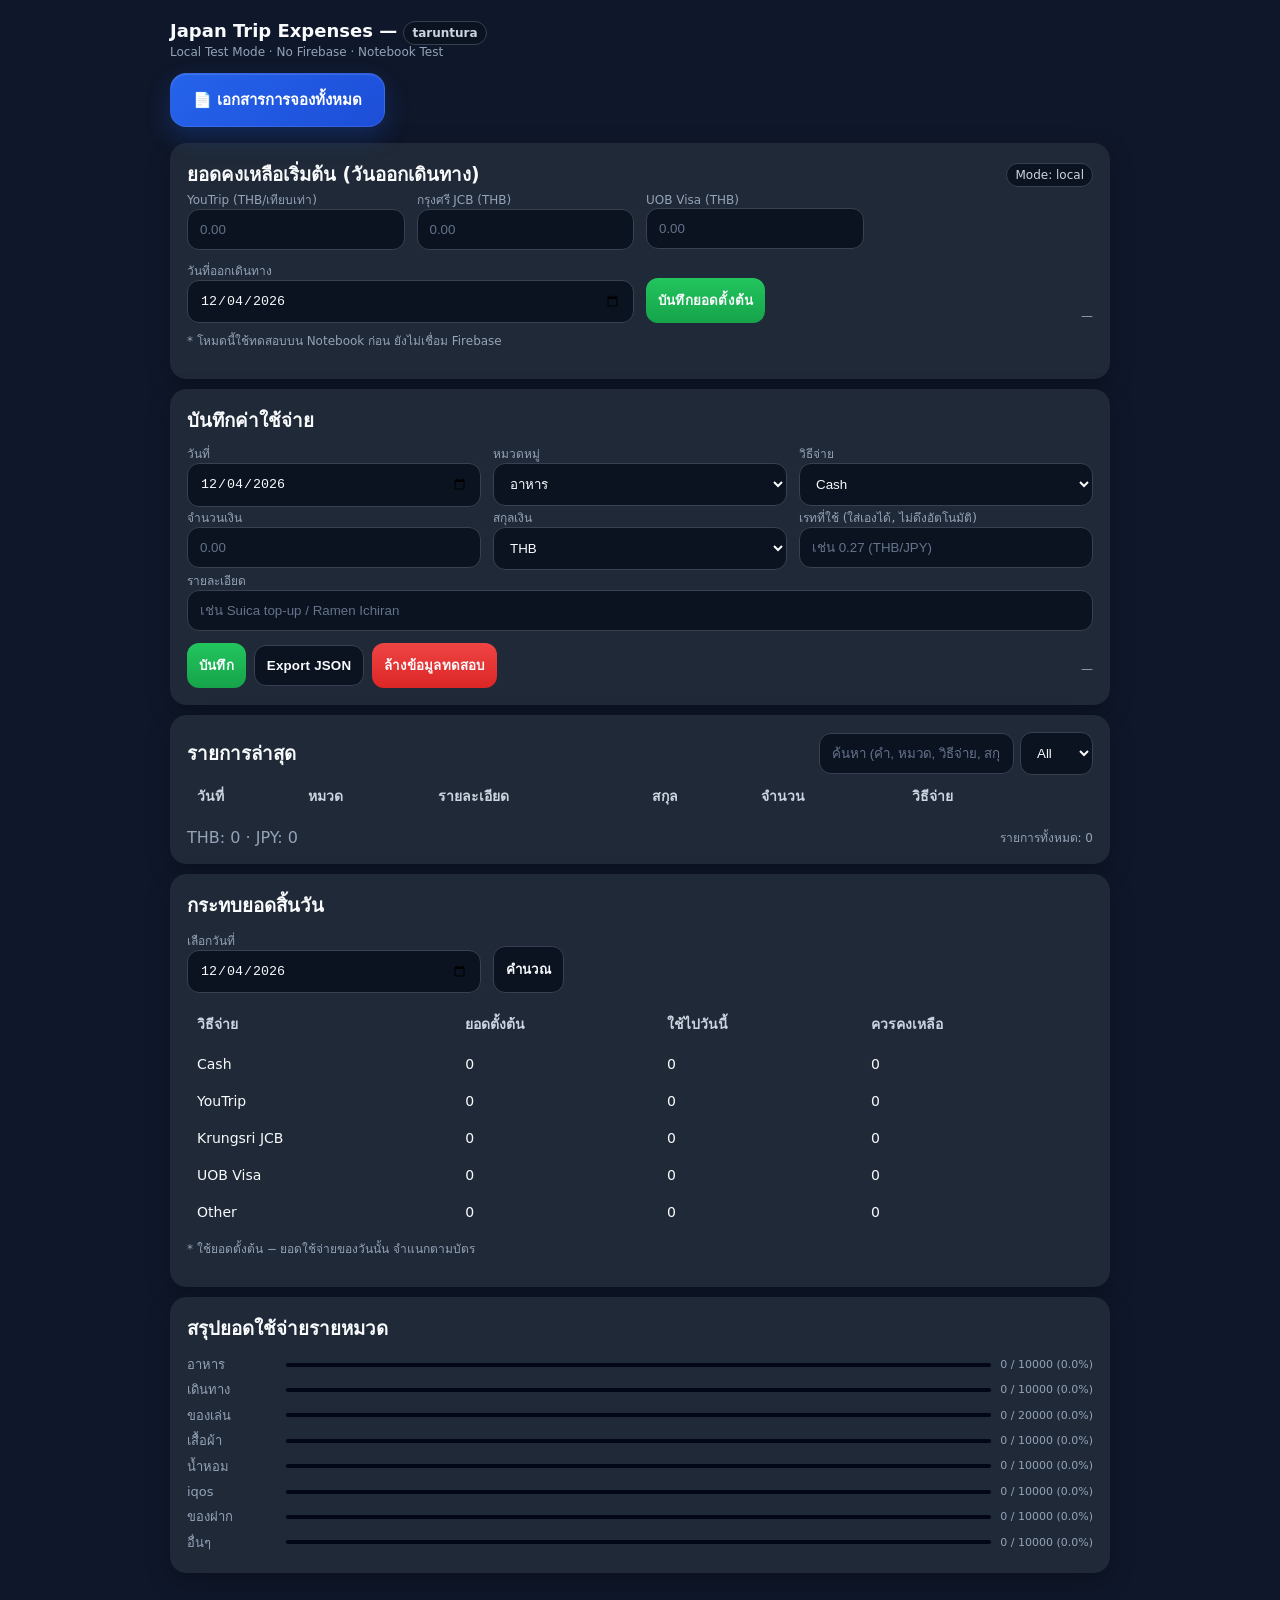
<file: index.html>
<!DOCTYPE html>
<html lang="th">
<head>
  <meta charset="UTF-8" />
  <meta name="viewport" content="width=device-width, initial-scale=1" />
  <title>Japan Trip Expenses — Local Test</title>
  <link rel="stylesheet" href="style.css">
</head>

<body>
  <div class="container">

    <header>
      <div>
        <div class="brand">
          Japan Trip Expenses — <span class="pill">taruntura</span>
        </div>

        <div class="badge">
          Local Test Mode · No Firebase · Notebook Test
        </div>

        <div class="top-menu">
          <a href="booking.html" class="doc-main-btn">
            📄 เอกสารการจองทั้งหมด
          </a>
        </div>
      </div>
    </header>

    <!-- STARTING BALANCES -->
    <section id="balanceCard" class="card">
      <div class="row">
        <h3 style="margin:0">ยอดคงเหลือเริ่มต้น (วันออกเดินทาง)</h3>
        <span id="syncBadge" class="pill right">Mode: local</span>
      </div>

      <div class="grid cols-4">
        <div>
          <label>YouTrip (THB/เทียบเท่า)</label>
          <input type="number" id="balYouTrip" step="0.01" placeholder="0.00" class="num" />
        </div>

        <div>
          <label>กรุงศรี JCB (THB)</label>
          <input type="number" id="balKrungrsiJCB" step="0.01" placeholder="0.00" class="num" />
        </div>

        <div>
          <label>UOB Visa (THB)</label>
          <input type="number" id="balUOBVisa" step="0.01" placeholder="0.00" class="num" />
        </div>
      </div>

      <div class="grid cols-2" style="margin-top:10px">
        <div>
          <label>วันที่ออกเดินทาง</label>
          <input type="date" id="tripStartDate" />
        </div>

        <div class="row" style="align-items:flex-end">
          <button id="btnSaveBalances" class="btn" style="width:auto">
            บันทึกยอดตั้งต้น
          </button>
          <span id="balanceSaved" class="footer right">—</span>
        </div>
      </div>

      <p class="footer">
        * โหมดนี้ใช้ทดสอบบน Notebook ก่อน ยังไม่เชื่อม Firebase
      </p>
    </section>

    <!-- ENTRY FORM -->
    <section id="entryCard" class="card">
      <h3 style="margin:0 0 8px">บันทึกค่าใช้จ่าย</h3>

      <div class="grid cols-3">
        <div>
          <label>วันที่</label>
          <input type="date" id="date" />
        </div>

        <div>
          <label>หมวดหมู่</label>
          <select id="category">
            <option>อาหาร</option>
            <option>เดินทาง</option>
            <option>ของเล่น</option>
            <option>เสื้อผ้า</option>
            <option>น้ำหอม</option>
            <option>iqos</option>
            <option>ของฝาก</option>
            <option>อื่นๆ</option>
          </select>
        </div>

        <div>
          <label>วิธีจ่าย</label>
          <select id="method">
            <option>Cash</option>
            <option>YouTrip</option>
            <option>Krungsri JCB</option>
            <option>UOB Visa</option>
            <option>Other</option>
          </select>
        </div>
      </div>

      <div class="grid cols-3">
        <div>
          <label>จำนวนเงิน</label>
          <input type="number" id="amount" step="0.01" placeholder="0.00" class="num" />
        </div>

        <div>
          <label>สกุลเงิน</label>
          <select id="currency">
            <option value="THB">THB</option>
            <option value="JPY">JPY</option>
          </select>
        </div>

        <div>
          <label>เรทที่ใช้ (ใส่เองได้, ไม่ดึงอัตโนมัติ)</label>
          <input type="number" id="rate" step="0.0001" placeholder="เช่น 0.27 (THB/JPY)" class="num" />
        </div>
      </div>

      <div>
        <label>รายละเอียด</label>
        <input type="text" id="note" placeholder="เช่น Suica top-up / Ramen Ichiran" />
      </div>

      <div class="row" style="margin-top:12px">
        <button id="btnAdd" class="btn" style="width:auto">บันทึก</button>
        <button id="btnExport" class="btn secondary" style="width:auto">Export JSON</button>
        <button id="btnClearAll" class="btn danger" style="width:auto">ล้างข้อมูลทดสอบ</button>
        <span id="lastSaved" class="footer right">—</span>
      </div>
    </section>

    <!-- LIST -->
    <section id="listCard" class="card">
      <div class="row">
        <h3 style="margin:0">รายการล่าสุด</h3>

        <div class="row right" style="gap:6px">
          <input id="search" placeholder="ค้นหา (คำ, หมวด, วิธีจ่าย, สกุล)" />
          <select id="filterCurrency" style="width:auto">
            <option value="">All</option>
            <option>THB</option>
            <option>JPY</option>
          </select>
        </div>
      </div>

      <table>
        <thead>
          <tr>
            <th>วันที่</th>
            <th>หมวด</th>
            <th>รายละเอียด</th>
            <th>สกุล</th>
            <th>จำนวน</th>
            <th>วิธีจ่าย</th>
            <th></th>
          </tr>
        </thead>
        <tbody id="tbody"></tbody>
      </table>

      <div class="row" style="margin-top:10px">
        <div id="totals" class="muted">THB: 0.00 · JPY: 0</div>
        <div class="right status muted" id="liveStatus">—</div>
      </div>
    </section>

    <!-- DAILY RECONCILE -->
    <section id="reconcileCard" class="card">
      <h3 style="margin:0 0 10px">กระทบยอดสิ้นวัน</h3>

      <div class="grid cols-3">
        <div>
          <label>เลือกวันที่</label>
          <input type="date" id="reconcileDate" />
        </div>

        <div class="row" style="align-items:flex-end">
          <button id="btnRecalc" class="btn secondary" style="width:auto">คำนวณ</button>
        </div>
      </div>

      <div id="reconcileTable" style="margin-top:10px"></div>

      <p class="footer">
        * ใช้ยอดตั้งต้น − ยอดใช้จ่ายของวันนั้น จำแนกตามบัตร
      </p>
    </section>

    <!-- CATEGORY NUMERIC SUMMARY -->
    <section class="card">
      <h3 style="margin:0 0 10px">สรุปยอดใช้จ่ายรายหมวด</h3>
      <div id="categorySummary" class="footer" style="line-height:1.8"></div>
    </section>

  </div>

  <script src="app.js"></script>
</body>
</html>
</file>
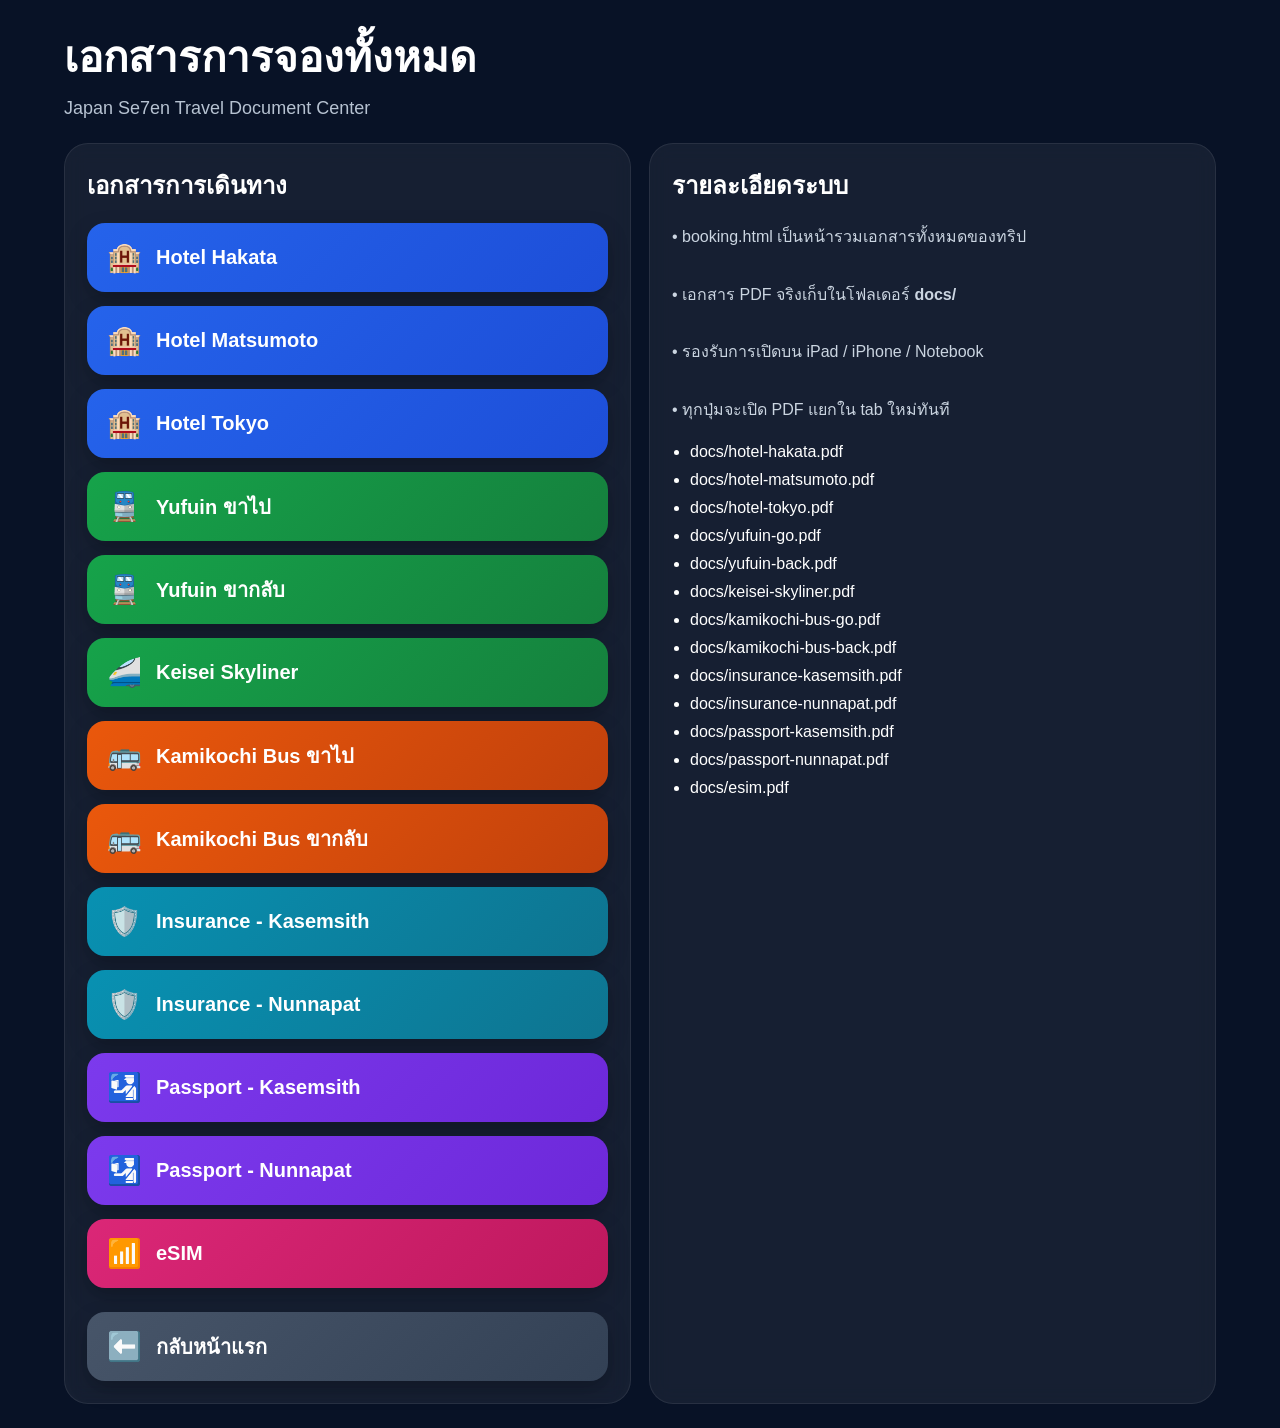
<file: booking.html>
<!DOCTYPE html>
<html lang="th">
<head>
  <meta charset="UTF-8" />
  <meta name="viewport" content="width=device-width, initial-scale=1.0" />

  <title>เอกสารการจองทั้งหมด</title>

  <style>
    *{
      margin:0;
      padding:0;
      box-sizing:border-box;
    }

    body{
      font-family:-apple-system,BlinkMacSystemFont,"Segoe UI",sans-serif;
      background:#081226;
      color:#ffffff;
      min-height:100vh;
    }

    .container{
      padding:24px;
      max-width:1200px;
      margin:auto;
    }

    .header{
      margin-bottom:24px;
    }

    .title{
      font-size:42px;
      font-weight:700;
      margin-bottom:8px;
    }

    .subtitle{
      color:#b6c2d1;
      font-size:18px;
    }

    .grid{
      display:grid;
      grid-template-columns:repeat(auto-fit,minmax(300px,1fr));
      gap:18px;
    }

    .card{
      background:rgba(255,255,255,0.06);
      border:1px solid rgba(255,255,255,0.08);
      border-radius:24px;
      padding:22px;
      backdrop-filter:blur(10px);
    }

    .section-title{
      font-size:24px;
      font-weight:700;
      margin-bottom:18px;
    }

    .button-group{
      display:flex;
      flex-direction:column;
      gap:14px;
    }

    .doc-btn{
      display:flex;
      align-items:center;
      gap:14px;
      padding:18px 20px;
      border-radius:18px;
      text-decoration:none;
      color:#ffffff;
      font-size:20px;
      font-weight:600;
      transition:0.2s;
      box-shadow:0 8px 20px rgba(0,0,0,0.25);
    }

    .doc-btn:active{
      transform:scale(0.98);
    }

    .hotel{
      background:linear-gradient(135deg,#2563eb,#1d4ed8);
    }

    .train{
      background:linear-gradient(135deg,#16a34a,#15803d);
    }

    .bus{
      background:linear-gradient(135deg,#ea580c,#c2410c);
    }

    .passport{
      background:linear-gradient(135deg,#7c3aed,#6d28d9);
    }

    .insurance{
      background:linear-gradient(135deg,#0891b2,#0e7490);
    }

    .esim{
      background:linear-gradient(135deg,#db2777,#be185d);
    }

    .back{
      background:linear-gradient(135deg,#475569,#334155);
      margin-top:10px;
    }

    .emoji{
      font-size:28px;
    }

    .info{
      color:#cbd5e1;
      line-height:1.8;
      font-size:16px;
    }

    .file-list{
      margin-top:18px;
      padding-left:18px;
      color:#ffffff;
    }

    .file-list li{
      margin-bottom:10px;
    }

    @media(max-width:768px){

      .title{
        font-size:34px;
      }

      .doc-btn{
        font-size:18px;
        padding:16px;
      }

    }

  </style>
</head>

<body>

  <div class="container">

    <div class="header">
      <div class="title">เอกสารการจองทั้งหมด</div>
      <div class="subtitle">
        Japan Se7en Travel Document Center
      </div>
    </div>

    <div class="grid">

      <!-- LEFT -->
      <div class="card">

        <div class="section-title">
          เอกสารการเดินทาง
        </div>

        <div class="button-group">

          <!-- HOTEL -->

          <a class="doc-btn hotel"
             href="docs/hotel-hakata.pdf"
             target="_blank">

            <div class="emoji">🏨</div>
            <div>Hotel Hakata</div>

          </a>

          <a class="doc-btn hotel"
             href="docs/hotel-matsumoto.pdf"
             target="_blank">

            <div class="emoji">🏨</div>
            <div>Hotel Matsumoto</div>

          </a>

          <a class="doc-btn hotel"
             href="docs/hotel-tokyo.pdf"
             target="_blank">

            <div class="emoji">🏨</div>
            <div>Hotel Tokyo</div>

          </a>

          <!-- TRAIN -->

          <a class="doc-btn train"
             href="docs/yufuin-go.pdf"
             target="_blank">

            <div class="emoji">🚆</div>
            <div>Yufuin ขาไป</div>

          </a>

          <a class="doc-btn train"
             href="docs/yufuin-back.pdf"
             target="_blank">

            <div class="emoji">🚆</div>
            <div>Yufuin ขากลับ</div>

          </a>

          <a class="doc-btn train"
             href="docs/keisei-skyliner.pdf"
             target="_blank">

            <div class="emoji">🚄</div>
            <div>Keisei Skyliner</div>

          </a>

          <!-- BUS -->

          <a class="doc-btn bus"
             href="docs/kamikochi-bus-go.pdf"
             target="_blank">

            <div class="emoji">🚌</div>
            <div>Kamikochi Bus ขาไป</div>

          </a>

          <a class="doc-btn bus"
             href="docs/kamikochi-bus-back.pdf"
             target="_blank">

            <div class="emoji">🚌</div>
            <div>Kamikochi Bus ขากลับ</div>

          </a>

          <!-- INSURANCE -->

          <a class="doc-btn insurance"
             href="docs/insurance-kasemsith.pdf"
             target="_blank">

            <div class="emoji">🛡️</div>
            <div>Insurance - Kasemsith</div>

          </a>

          <a class="doc-btn insurance"
             href="docs/insurance-nunnapat.pdf"
             target="_blank">

            <div class="emoji">🛡️</div>
            <div>Insurance - Nunnapat</div>

          </a>

          <!-- PASSPORT -->

          <a class="doc-btn passport"
             href="docs/passport-kasemsith.pdf"
             target="_blank">

            <div class="emoji">🛂</div>
            <div>Passport - Kasemsith</div>

          </a>

          <a class="doc-btn passport"
             href="docs/passport-nunnapat.pdf"
             target="_blank">

            <div class="emoji">🛂</div>
            <div>Passport - Nunnapat</div>

          </a>

          <!-- ESIM -->

          <a class="doc-btn esim"
             href="docs/esim.pdf"
             target="_blank">

            <div class="emoji">📶</div>
            <div>eSIM</div>

          </a>

          <!-- BACK -->

          <a class="doc-btn back"
             href="index.html">

            <div class="emoji">⬅️</div>
            <div>กลับหน้าแรก</div>

          </a>

        </div>

      </div>

      <!-- RIGHT -->

      <div class="card">

        <div class="section-title">
          รายละเอียดระบบ
        </div>

        <div class="info">

          • booking.html เป็นหน้ารวมเอกสารทั้งหมดของทริป<br><br>

          • เอกสาร PDF จริงเก็บในโฟลเดอร์ <b>docs/</b><br><br>

          • รองรับการเปิดบน iPad / iPhone / Notebook<br><br>

          • ทุกปุ่มจะเปิด PDF แยกใน tab ใหม่ทันที

        </div>

        <ul class="file-list">

          <li>docs/hotel-hakata.pdf</li>
          <li>docs/hotel-matsumoto.pdf</li>
          <li>docs/hotel-tokyo.pdf</li>

          <li>docs/yufuin-go.pdf</li>
          <li>docs/yufuin-back.pdf</li>
          <li>docs/keisei-skyliner.pdf</li>

          <li>docs/kamikochi-bus-go.pdf</li>
          <li>docs/kamikochi-bus-back.pdf</li>

          <li>docs/insurance-kasemsith.pdf</li>
          <li>docs/insurance-nunnapat.pdf</li>

          <li>docs/passport-kasemsith.pdf</li>
          <li>docs/passport-nunnapat.pdf</li>

          <li>docs/esim.pdf</li>

        </ul>

      </div>

    </div>

  </div>

</body>
</html>
</file>
<file: style.css>
:root{
  --bg:#0f172a;
  --panel:#111827;
  --muted:#94a3b8;
  --text:#f8fafc;
  --accent:#22c55e;
  --danger:#ef4444;
  --card:#1f2937;
}

*{
  box-sizing:border-box;
}

body{
  margin:0;
  font-family:ui-sans-serif,system-ui,-apple-system,"Segoe UI",Roboto,"Helvetica Neue",Arial,"Noto Sans","Apple Color Emoji","Segoe UI Emoji";
  background:var(--bg);
  color:var(--text);
}

.container{
  max-width:980px;
  margin:0 auto;
  padding:20px;
}

header{
  display:flex;
  justify-content:space-between;
  align-items:center;
  gap:12px;
  margin-bottom:16px;
}

.brand{
  font-weight:700;
  font-size:18px;
}

.badge{
  font-size:12px;
  color:var(--muted);
}

.card{
  background:var(--card);
  border:1px solid #1f2937;
  border-radius:16px;
  padding:16px;
  margin:10px 0;
  box-shadow:0 8px 24px rgba(0,0,0,.25);
}

.grid{
  display:grid;
  gap:12px;
}

.grid.cols-2{
  grid-template-columns:1fr 1fr;
}

.grid.cols-3{
  grid-template-columns:repeat(3,1fr);
}

.grid.cols-4{
  grid-template-columns:repeat(4,1fr);
}

@media(max-width:900px){
  .grid.cols-4{
    grid-template-columns:1fr 1fr;
  }
}

@media(max-width:720px){
  .grid.cols-2,
  .grid.cols-3{
    grid-template-columns:1fr;
  }

  .grid.cols-4{
    grid-template-columns:1fr;
  }

  .row{
    flex-wrap:wrap;
  }

  .right{
    margin-left:0;
  }

  table{
    font-size:12px;
  }

  th,td{
    padding:8px;
    font-size:12px;
  }
}

label{
  font-size:12px;
  color:var(--muted);
}

input,
select,
button,
textarea{
  width:100%;
  padding:12px;
  border-radius:12px;
  border:1px solid #374151;
  background:#0b1220;
  color:var(--text);
}

input::placeholder,
textarea::placeholder{
  color:#64748b;
}

button{
  cursor:pointer;
  transition:.2s;
}

.btn{
  background:linear-gradient(180deg,#22c55e,#16a34a);
  border:0;
  font-weight:700;
  letter-spacing:.2px;
}

.btn.secondary{
  background:#0b1220;
  border:1px solid #374151;
}

.btn.danger{
  background:linear-gradient(180deg,#ef4444,#dc2626);
}

.row{
  display:flex;
  gap:8px;
  align-items:center;
}

.right{
  margin-left:auto;
}

table{
  width:100%;
  border-collapse:collapse;
}

th,
td{
  padding:10px;
  border-bottom:1px solid #1f2937;
  text-align:left;
  font-size:14px;
}

th{
  color:#cbd5e1;
}

.muted{
  color:var(--muted);
}

.pill{
  display:inline-block;
  padding:4px 8px;
  border-radius:999px;
  background:#0b1220;
  border:1px solid #374151;
  font-size:12px;
  color:#cbd5e1;
}

.status{
  font-size:12px;
}

.footer{
  font-size:12px;
  color:var(--muted);
  margin-top:8px;
}

.num{
  font-variant-numeric:tabular-nums;
}

.cat-row{
  display:flex;
  align-items:center;
  gap:8px;
  font-size:13px;
  margin:2px 0;
}

.cat-label{
  width:90px;
  color:var(--muted);
}

.cat-bar{
  flex:1;
  height:6px;
  border-radius:999px;
  background:#020617;
  overflow:hidden;
  border:1px solid #1f2937;
}

.cat-bar-fill{
  height:100%;
  background:linear-gradient(90deg,#22c55e,#16a34a);
}

.cat-value{
  font-variant-numeric:tabular-nums;
  font-size:11px;
  color:var(--muted);
}
.top-menu{
  display:flex;
  justify-content:flex-start;
  margin-top:14px;
}

.doc-main-btn{
  display:inline-flex;
  align-items:center;
  gap:10px;

  padding:14px 22px;

  border-radius:16px;

  background:linear-gradient(
    135deg,
    #2563eb,
    #1d4ed8
  );

  color:white;
  text-decoration:none;

  font-weight:700;
  font-size:15px;

  border:1px solid rgba(255,255,255,.08);

  box-shadow:
    0 10px 24px rgba(37,99,235,.25),
    inset 0 1px 0 rgba(255,255,255,.12);

  transition:.2s ease;
}

.doc-main-btn:hover{
  transform:translateY(-2px);

  box-shadow:
    0 14px 30px rgba(37,99,235,.35),
    inset 0 1px 0 rgba(255,255,255,.15);
}

.doc-main-btn:active{
  transform:scale(.98);
}
.back-home-btn{
  display:inline-flex;
  align-items:center;
  justify-content:center;
  padding:12px 18px;
  border-radius:14px;
  background:#0b1220;
  border:1px solid #374151;
  color:var(--text);
  text-decoration:none;
  font-weight:700;
  box-shadow:0 8px 20px rgba(0,0,0,.18);
}

.back-home-btn:hover{
  border-color:#22c55e;
}

.booking-grid{
  display:grid;
  gap:12px;
}

.booking-btn{
  display:flex;
  align-items:center;
  gap:14px;
  padding:16px;
  border-radius:18px;
  color:white;
  text-decoration:none;
  border:1px solid rgba(255,255,255,.08);
  box-shadow:0 10px 24px rgba(0,0,0,.22);
  transition:.2s ease;
}

.booking-btn:hover{
  transform:translateY(-2px);
  box-shadow:0 14px 30px rgba(0,0,0,.32);
}

.booking-btn strong{
  display:block;
  font-size:15px;
}

.booking-btn small{
  display:block;
  margin-top:4px;
  color:rgba(255,255,255,.72);
  font-size:12px;
}

.booking-no{
  width:36px;
  height:36px;
  min-width:36px;
  display:inline-flex;
  align-items:center;
  justify-content:center;
  border-radius:999px;
  background:rgba(255,255,255,.16);
  font-weight:800;
}

.booking-btn.hotel{
  background:linear-gradient(135deg,#2563eb,#1d4ed8);
}

.booking-btn.train{
  background:linear-gradient(135deg,#16a34a,#15803d);
}

.booking-btn.bus{
  background:linear-gradient(135deg,#ea580c,#c2410c);
}
</file>
